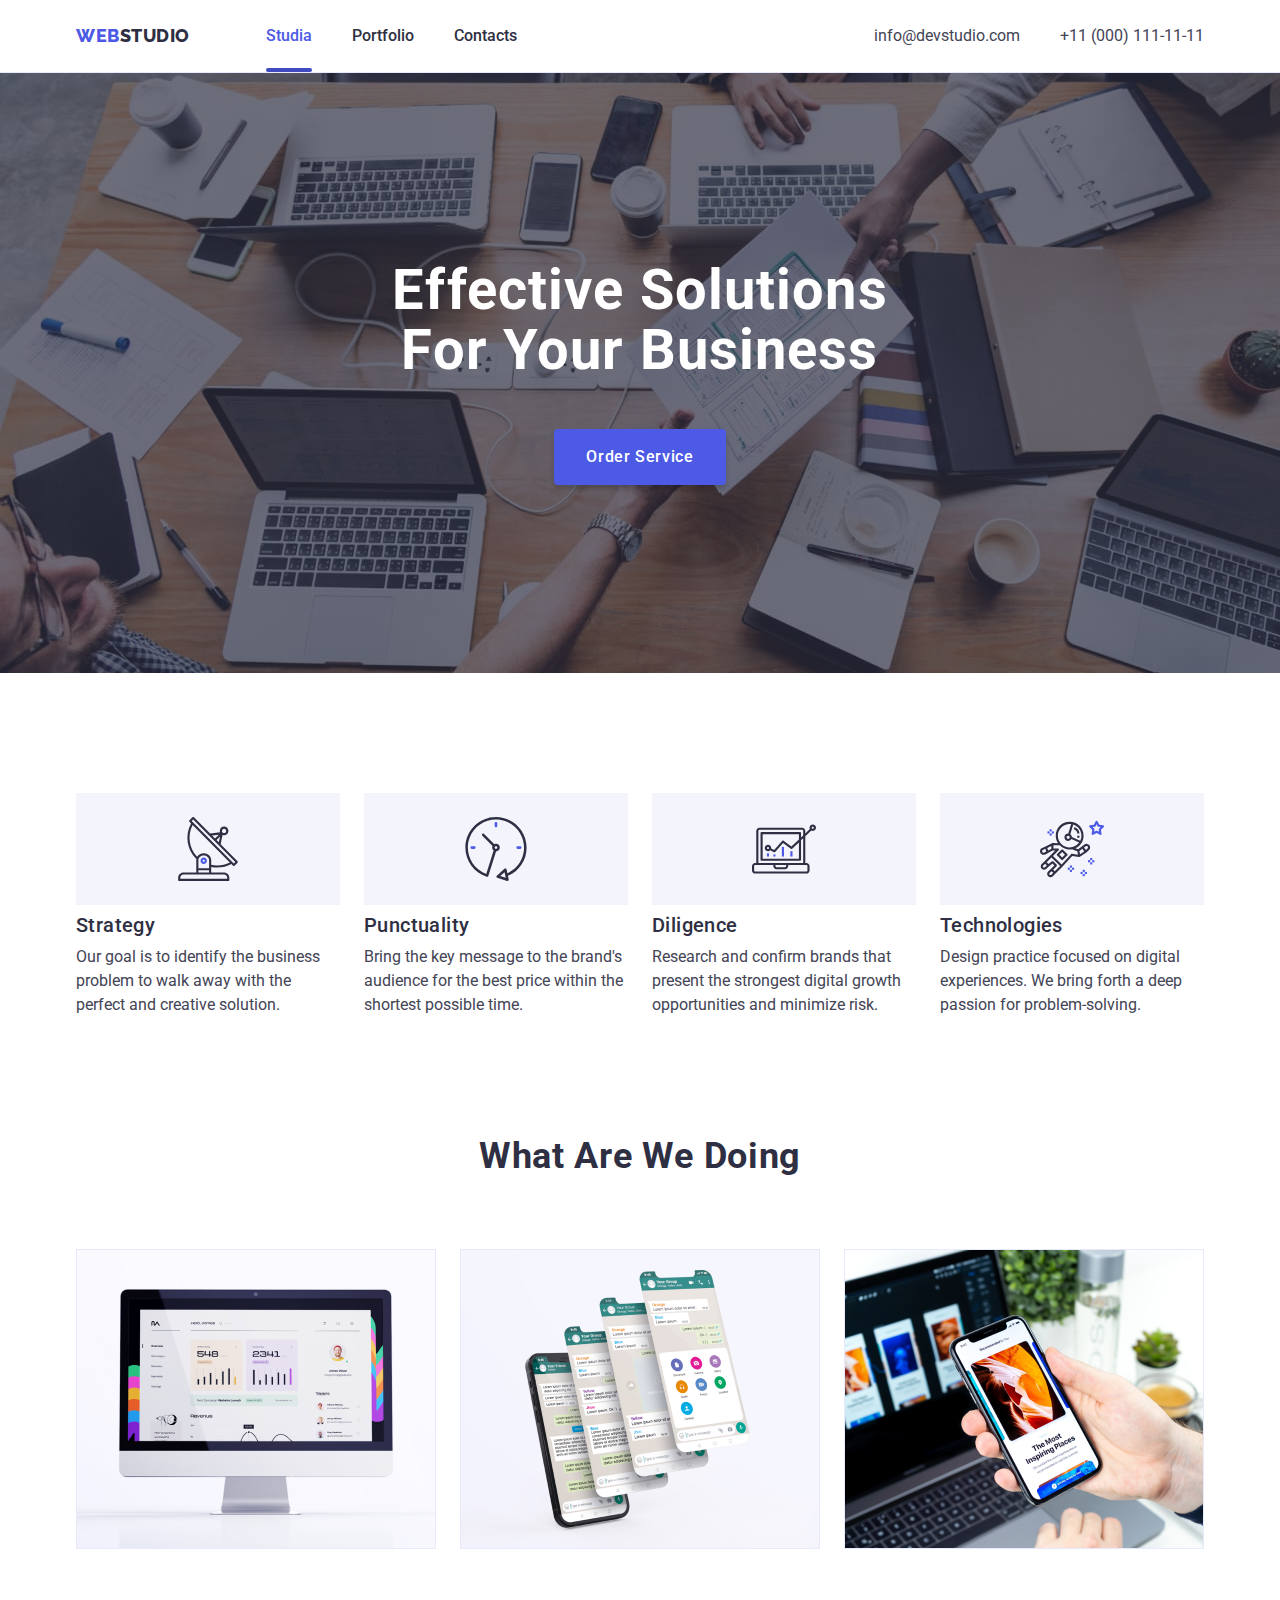
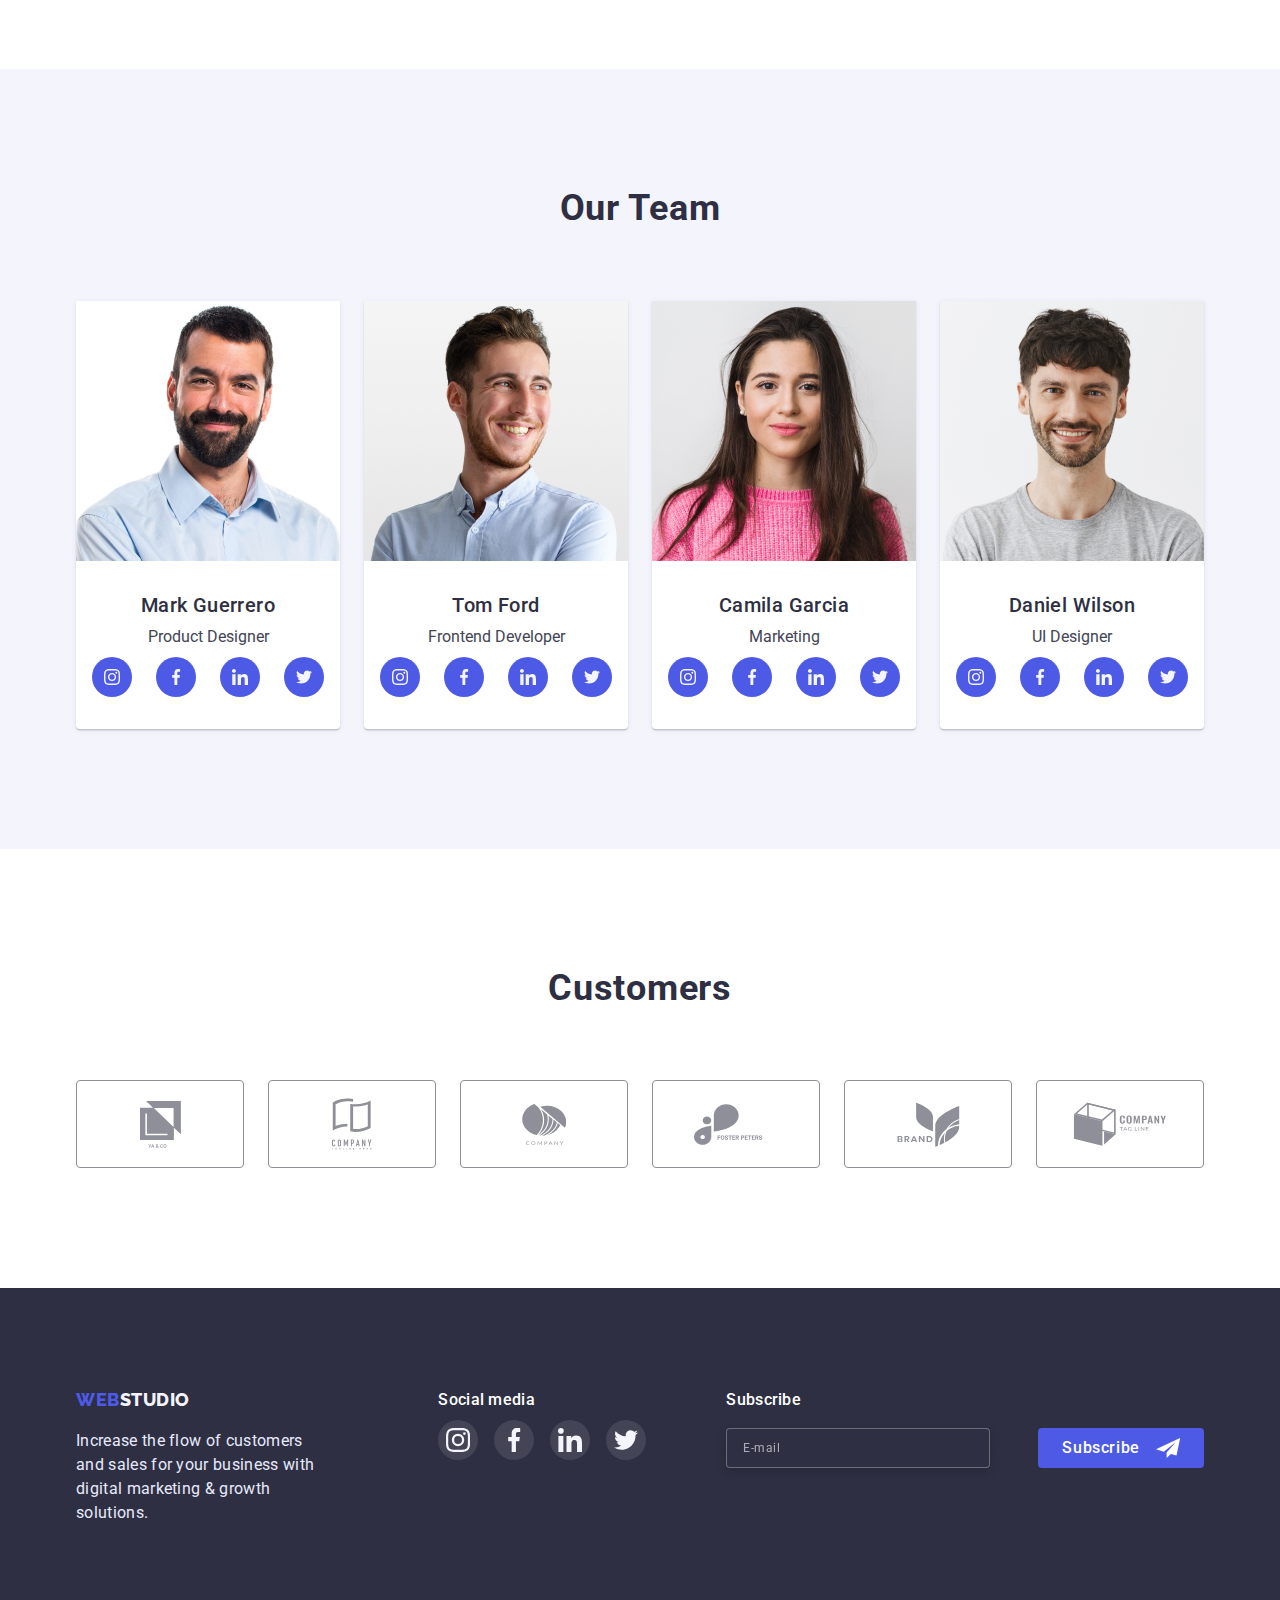
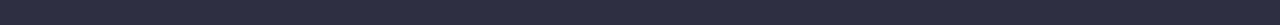
<file: index.html>
<!DOCTYPE html>
<html lang="en">
  <head>
    <meta charset="UTF-8" />
    <meta http-equiv="X-UA-Compatible" content="IE=edge" />
    <meta name="viewport" content="width=device-width, initial-scale=1.0" />
    <title>Document</title>
    <link
      href="https://fonts.googleapis.com/css2?family=Raleway:wght@800&family=Roboto:wght@400;500;700;900&display=swap"
      rel="stylesheet"
    />
    <link
      rel="stylesheet"
      href="https://cdnjs.cloudflare.com/ajax/libs/modern-normalize/1.1.0/modern-normalize.min.css"
    />
    <link rel="stylesheet" href="./main-css/main.css" />
  </head>
  <body>
    <!-- шапка -->
    <header>
      <div class="container box-main">
        <nav class="main-nav">
          <a href="index.html" class="logo"
            ><span class="web">web</span>studio</a
          >
          <ul class="first-nav">
            <li class="text">
              <a href="index.html" class="link curent">studia</a>
            </li>
            <li class="text">
              <a href="./portfolio.html" class="link">portfolio</a>
            </li>
            <li class="text"><a href="" class="link">contacts</a></li>
          </ul>
        </nav>
        <ul class="my-info">
          <li class="list">
            <a href="mailto:info@devstudio.com" class="link"
              >info@devstudio.com</a
            >
          </li>
          <li class="list">
            <a href="tel:+110001111111" class="link">+11 (000) 111-11-11</a>
          </li>
        </ul>
      </div>
    </header>
    <main>
      <!-- hero -->
      <section class="bc-fon">
        <div class="container">
          <h1 class="head-hero">effective solutions for your business</h1>
          <button type="button" class="btn-hero" data-modal-open>
            Order service
          </button>
        </div>
      </section>
      <!-- section about company -->
      <section class="section">
        <div class="container">
          <ul class="about-conpany">
            <li class="about icon-antenna">
              <h3 class="head">Strategy</h3>
              <p>
                Our goal is to identify the business problem to walk away with
                the perfect and creative solution.
              </p>
            </li>
            <li class="about icon-clock">
              <h3 class="head">Punctuality</h3>
              <p>
                Bring the key message to the brand's audience for the best price
                within the shortest possible time.
              </p>
            </li>
            <li class="about icon-diagram">
              <h3 class="head">Diligence</h3>
              <p>
                Research and confirm brands that present the strongest digital
                growth opportunities and minimize risk.
              </p>
            </li>
            <li class="about icon-astronaut">
              <h3 class="head">Technologies</h3>
              <p>
                Design practice focused on digital experiences. We bring forth a
                deep passion for problem-solving.
              </p>
            </li>
          </ul>
        </div>
      </section>
      <!-- What are we doing -->
      <section class="section section-mrt">
        <div class="container">
          <h2 class="head-doing">What are we doing</h2>
          <ul class="what-doing">
            <li class="foto">
              <img src="./images/static.jpg" alt="static" width="360" />
            </li>
            <li class="foto">
              <img src="./images/mobile.jpg" alt="mobile" width="360" />
            </li>
            <li class="foto">
              <img src="./images/laptop.jpg" alt="laptop" width="360" />
            </li>
          </ul>
        </div>
      </section>
      <!-- our team -->

      <section class="bc-team">
        <div class="container">
          <h2 class="team">Our Team</h2>
          <ul class="about-team">
            <li class="card">
              <img
                src="./images/mark.jpg"
                alt="mark"
                width="264"
                class="img-border"
              />
              <div class="group-elements">
                <h3 class="name">Mark Guerrero</h3>
                <p class="second-name">Product Designer</p>
                <ul class="group-icon">
                  <li>
                    <a class="icon-main" href="">
                      <svg class="icon-link">
                        <use
                          href="./images/icon/symbol-defs.svg#icon-instagram"
                        ></use>
                      </svg>
                    </a>
                  </li>
                  <li>
                    <a class="icon-main" href="">
                      <svg class="icon-link">
                        <use
                          href="./images/icon/symbol-defs.svg#icon-facebook"
                        ></use>
                      </svg>
                    </a>
                  </li>
                  <li>
                    <a class="icon-main" href="">
                      <svg class="icon-link">
                        <use
                          href="./images/icon/symbol-defs.svg#icon-linkedin"
                        ></use>
                      </svg>
                    </a>
                  </li>
                  <li>
                    <a class="icon-main" href="">
                      <svg class="icon-link">
                        <use
                          href="./images/icon/symbol-defs.svg#icon-twitter"
                        ></use>
                      </svg>
                    </a>
                  </li>
                </ul>
              </div>
            </li>
            <li class="card">
              <img
                src="./images/tom.jpg"
                alt="tom"
                width="264"
                class="img-border"
              />
              <div class="group-elements">
                <h3 class="name">Tom Ford</h3>
                <p class="second-name">Frontend Developer</p>
                <ul class="group-icon">
                  <li>
                    <a class="icon-main" href="">
                      <svg class="icon-link">
                        <use
                          href="./images/icon/symbol-defs.svg#icon-instagram"
                        ></use>
                      </svg>
                    </a>
                  </li>
                  <li>
                    <a class="icon-main" href="">
                      <svg class="icon-link">
                        <use
                          href="./images/icon/symbol-defs.svg#icon-facebook"
                        ></use>
                      </svg>
                    </a>
                  </li>
                  <li>
                    <a class="icon-main" href="">
                      <svg class="icon-link">
                        <use
                          href="./images/icon/symbol-defs.svg#icon-linkedin"
                        ></use>
                      </svg>
                    </a>
                  </li>
                  <li>
                    <a class="icon-main" href="">
                      <svg class="icon-link">
                        <use
                          href="./images/icon/symbol-defs.svg#icon-twitter"
                        ></use>
                      </svg>
                    </a>
                  </li>
                </ul>
              </div>
            </li>
            <li class="card">
              <img
                src="./images/camila.jpg"
                alt="camila"
                width="264"
                class="img-border"
              />
              <div class="group-elements">
                <h3 class="name">Camila Garcia</h3>
                <p class="second-name">Marketing</p>
                <ul class="group-icon">
                  <li>
                    <a class="icon-main" href="">
                      <svg class="icon-link">
                        <use
                          href="./images/icon/symbol-defs.svg#icon-instagram"
                        ></use>
                      </svg>
                    </a>
                  </li>
                  <li>
                    <a class="icon-main" href="">
                      <svg class="icon-link">
                        <use
                          href="./images/icon/symbol-defs.svg#icon-facebook"
                        ></use>
                      </svg>
                    </a>
                  </li>
                  <li>
                    <a class="icon-main" href="">
                      <svg class="icon-link">
                        <use
                          href="./images/icon/symbol-defs.svg#icon-linkedin"
                        ></use>
                      </svg>
                    </a>
                  </li>
                  <li>
                    <a class="icon-main" href="">
                      <svg class="icon-link">
                        <use
                          href="./images/icon/symbol-defs.svg#icon-twitter"
                        ></use>
                      </svg>
                    </a>
                  </li>
                </ul>
              </div>
            </li>
            <li class="card">
              <img
                src="./images/daniel.jpg"
                alt="daniel"
                width="264"
                class="img-border"
              />
              <div class="group-elements">
                <h3 class="name">Daniel Wilson</h3>
                <p class="second-name">UI Designer</p>
                <ul class="group-icon">
                  <li>
                    <a class="icon-main" href="">
                      <svg class="icon-link">
                        <use
                          href="./images/icon/symbol-defs.svg#icon-instagram"
                        ></use>
                      </svg>
                    </a>
                  </li>
                  <li>
                    <a class="icon-main" href="">
                      <svg class="icon-link">
                        <use
                          href="./images/icon/symbol-defs.svg#icon-facebook"
                        ></use>
                      </svg>
                    </a>
                  </li>
                  <li>
                    <a class="icon-main" href="">
                      <svg class="icon-link">
                        <use
                          href="./images/icon/symbol-defs.svg#icon-linkedin"
                        ></use>
                      </svg>
                    </a>
                  </li>
                  <li>
                    <a class="icon-main" href="">
                      <svg class="icon-link">
                        <use
                          href="./images/icon/symbol-defs.svg#icon-twitter"
                        ></use>
                      </svg>
                    </a>
                  </li>
                </ul>
              </div>
            </li>
          </ul>
        </div>
      </section>
      <!-- customers -->
      <section class="section">
        <div class="container">
          <h2 class="head-customer">Customers</h2>
          <ul class="customer">
            <li>
              <a class="bisnes-partner" href="">
                <svg class="brend" width="41" height="47">
                  <use href="./images/icon/symbol-defs.svg#icon-group"></use>
                </svg>
              </a>
            </li>
            <li>
              <a class="bisnes-partner" href="">
                <svg class="brend" width="40" height="52">
                  <use href="./images/icon/symbol-defs.svg#icon-group1"></use>
                </svg>
              </a>
            </li>
            <li>
              <a class="bisnes-partner" href="">
                <svg class="brend" width="44" height="41">
                  <use href="./images/icon/symbol-defs.svg#icon-group2"></use>
                </svg>
              </a>
            </li>
            <li>
              <a class="bisnes-partner" href="">
                <svg class="brend" width="84" height="41">
                  <use href="./images/icon/symbol-defs.svg#icon-group3"></use>
                </svg>
              </a>
            </li>
            <li>
              <a class="bisnes-partner" href="">
                <svg class="brend" width="63" height="45">
                  <use href="./images/icon/symbol-defs.svg#icon-group4"></use>
                </svg>
              </a>
            </li>
            <li>
              <a class="bisnes-partner" href="">
                <svg class="brend" width="94" height="44">
                  <use href="./images/icon/symbol-defs.svg#icon-group5"></use>
                </svg>
              </a>
            </li>
          </ul>
        </div>
      </section>
    </main>
    <!-- footer -->
    <footer class="footer">
      <div class="container flex-footer">
        <div>
          <a href="index.html" class="logo-footer"
            ><span class="web">web</span>studio</a
          >
          <p class="text-footer">
            Increase the flow of customers and sales for your business with
            digital marketing & growth solutions.
          </p>
        </div>
        <div class="footer-media">
          <p class="media">Social media</p>
          <ul class="footer-list">
            <li>
              <a class="footer-link" href="">
                <svg class="footer-icon">
                  <use
                    href="./images/icon/symbol-defs.svg#icon-instagram"
                  ></use>
                </svg>
              </a>
            </li>
            <li>
              <a class="footer-link" href="">
                <svg class="footer-icon">
                  <use href="./images/icon/symbol-defs.svg#icon-facebook"></use>
                </svg>
              </a>
            </li>
            <li>
              <a class="footer-link" href="">
                <svg class="footer-icon">
                  <use href="./images/icon/symbol-defs.svg#icon-linkedin"></use>
                </svg>
              </a>
            </li>
            <li>
              <a class="footer-link" href="">
                <svg class="footer-icon">
                  <use href="./images/icon/symbol-defs.svg#icon-twitter"></use>
                </svg>
              </a>
            </li>
          </ul>
        </div>
        <form class="footer-form">
          <label class="footer-form_text" for="footer-email">Subscribe</label>
          <div class="footer-email">
            <input
              class="footer-date"
              type="email"
              name="footer-email"
              id="footer-email"
              placeholder="E-mail"
            />
            <button class="btn-subscribe" type="submit">
              Subscribe
              <svg class="btn-subscribe_icon" width="24" height="24">
                <use
                  href="./images/icon/not-optimize/symbol-defs.svg#icon-send"
                ></use>
              </svg>
            </button>
          </div>
        </form>
      </div>
    </footer>
    <!-- modal window -->
    <!-- is-hidden -->
    <div class="backdrop-modal is-hidden" data-modal>
      <div class="modal-page">
        <button type="button" class="modal-close-btn" data-modal-close>
          <svg width="8" height="8">
            <use
              href="./images/icon/not-optimize/symbol-defs.svg#icon-close-btn"
            ></use>
          </svg>
        </button>
        <form class="form-box">
          <p class="head-form">Leave your contacts and we will call you back</p>
          <label class="label-box" for="name">
            <span class="head-date">name</span>
            <span class="icon-pos">
              <input class="input-date" type="text" name="name" id="name" />
              <svg class="icon-form" width="18" height="18">
                <use
                  href="./images/icon/not-optimize/symbol-defs.svg#icon-person"
                ></use>
              </svg>
            </span>
          </label>
          <label class="label-box" for="Phone">
            <span class="head-date">Phone</span>
            <span class="icon-pos">
              <input class="input-date" type="tel" name="tel" id="Phone" />
              <svg class="icon-form" width="18" height="18">
                <use
                  href="./images/icon/not-optimize/symbol-defs.svg#icon-phone"
                ></use>
              </svg>
            </span>
          </label>
          <label class="label-box" for="name">
            <span class="head-date">email</span>
            <span class="icon-pos">
              <input class="input-date" type="email" name="email" id="email" />
              <svg class="icon-form" width="18" height="18">
                <use
                  href="./images/icon/not-optimize/symbol-defs.svg#icon-email"
                ></use>
              </svg>
            </span>
          </label>
          <label for="coment"><span class="head-date">coment</span></label>
          <textarea
            class="coment"
            name="coment"
            id="coment"
            placeholder="Text input"
          ></textarea>
          <div class="conteiner-policy">
            <label class="check-policy">
              <input class="check-policy-input" type="checkbox" name="Policy" />
              <span class="check_box"></span>
              <span class="mr-check"
                >I accept the terms and conditions of the </span
              ><a href="">Privacy Policy</a></label
            >
          </div>
          <button class="btn-sub" type="submit">send</button>
        </form>
      </div>
    </div>
    <script src="./js/modal.js"></script>
  </body>
</html>
</file>
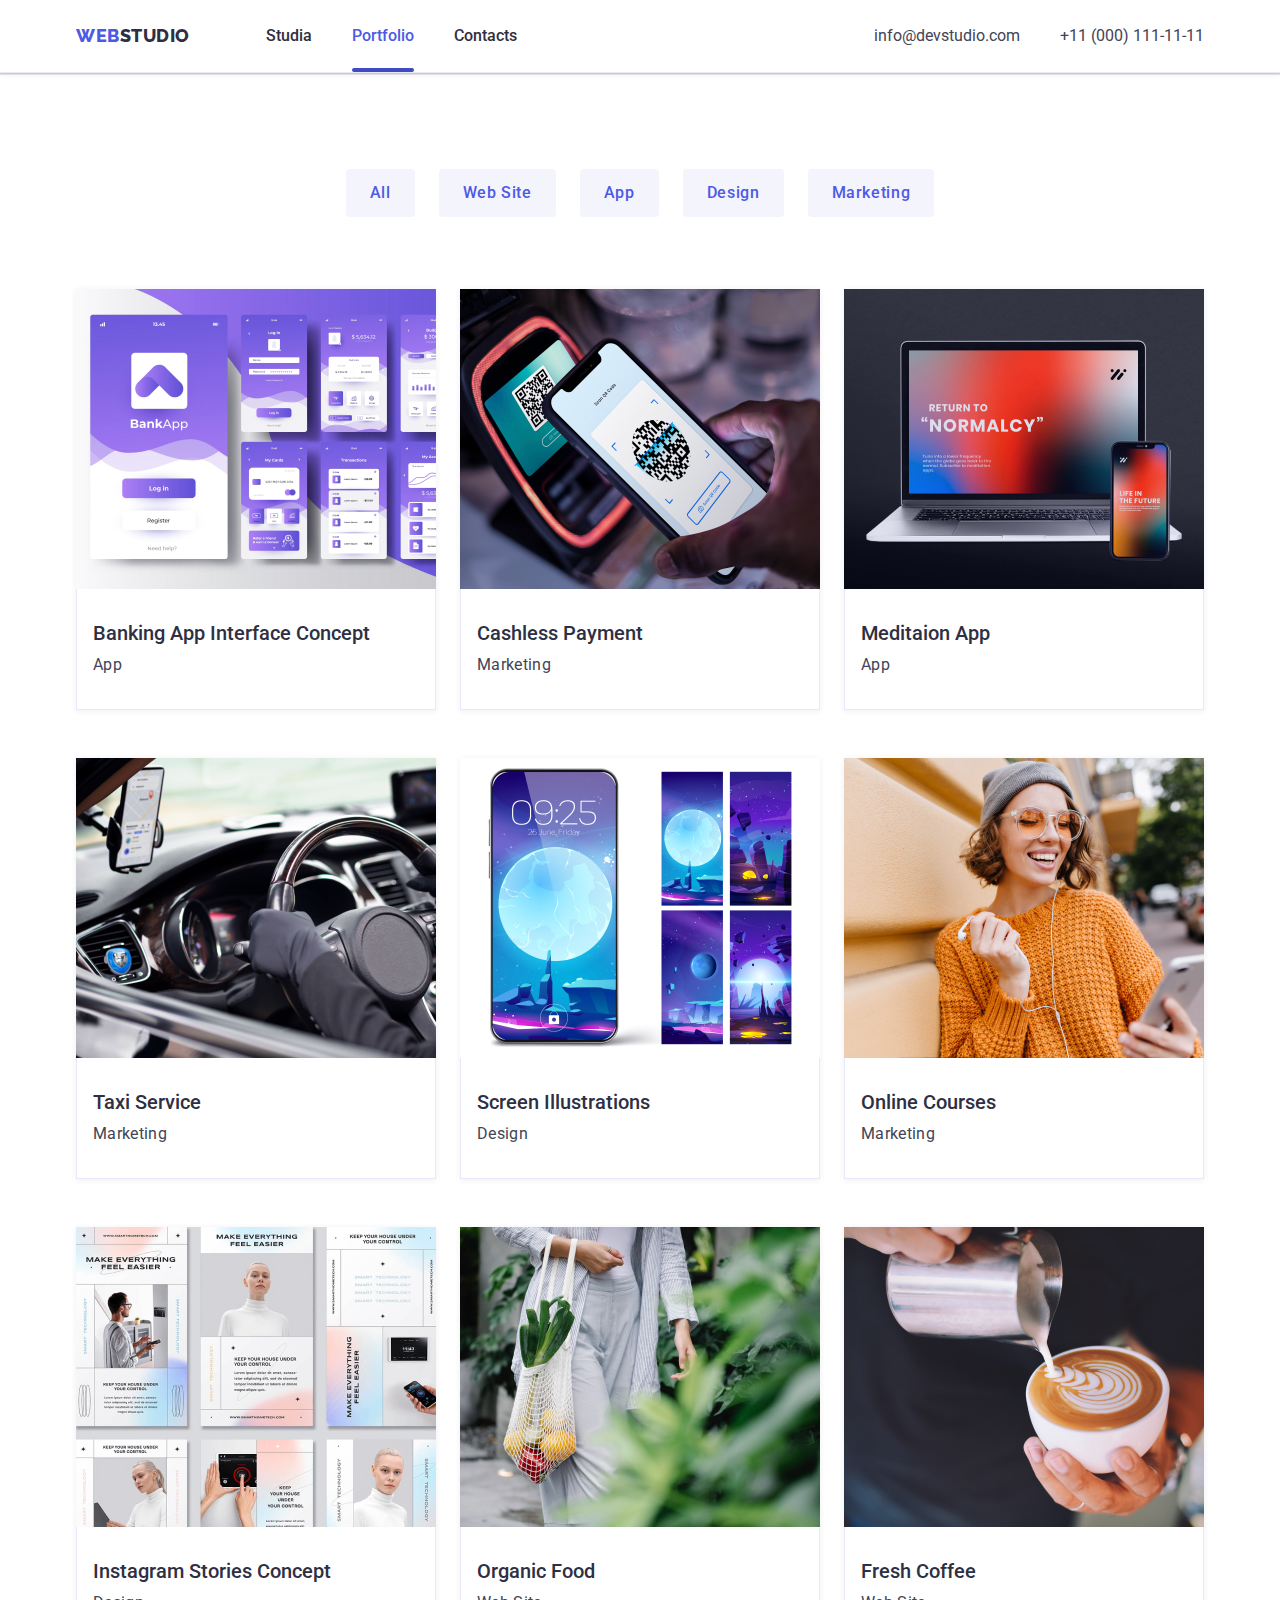
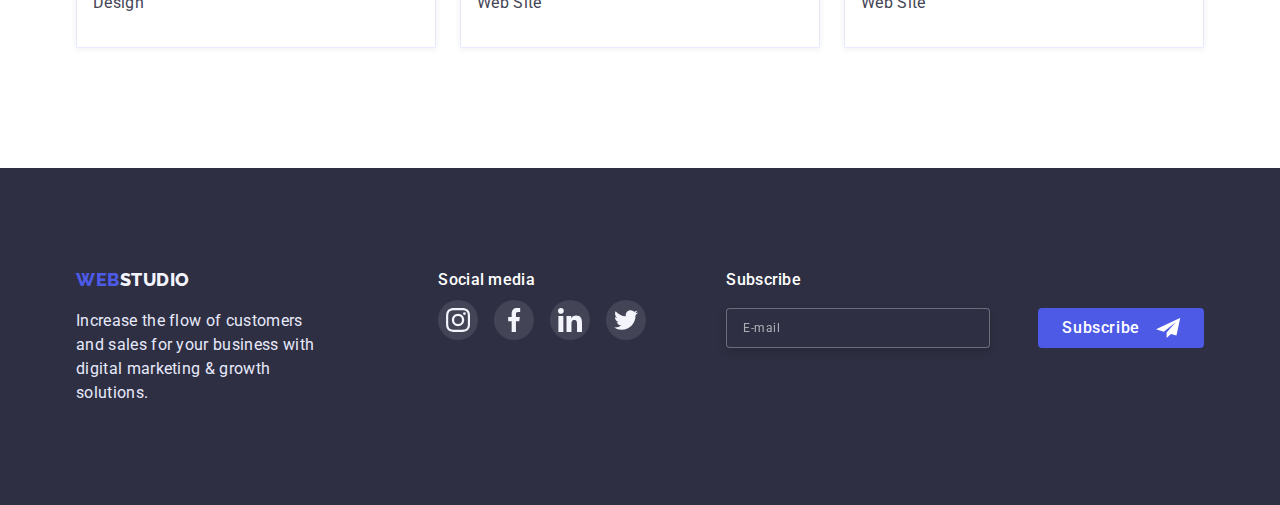
<file: portfolio.html>
<!DOCTYPE html>
<html lang="en">
  <head>
    <meta charset="UTF-8" />
    <meta http-equiv="X-UA-Compatible" content="IE=edge" />
    <meta name="viewport" content="width=device-width, initial-scale=1.0" />
    <title>Document</title>
    <link
      href="https://fonts.googleapis.com/css2?family=Raleway:wght@800&family=Roboto:wght@400;500;700;900&display=swap"
      rel="stylesheet"
    />
    <link
      rel="stylesheet"
      href="https://cdnjs.cloudflare.com/ajax/libs/modern-normalize/1.1.0/modern-normalize.min.css"
    />
    <link rel="stylesheet" href="./main-css/main.css" />
  </head>
  <body>
    <!-- шапка сайта -->
    <header>
      <div class="container box-main">
        <nav class="main-nav">
          <a href="index.html" class="logo"
            ><span class="web">web</span>studio</a
          >
          <ul class="first-nav">
            <li class="text"><a href="index.html" class="link">studia</a></li>
            <li class="text">
              <a href="./portfolio.html" class="link curent">portfolio</a>
            </li>
            <li class="text"><a href="" class="link">contacts</a></li>
          </ul>
        </nav>
        <ul class="my-info">
          <li class="list">
            <a href="mailto:info@devstudio.com" class="link"
              >info@devstudio.com</a
            >
          </li>
          <li class="list">
            <a href="tel:+110001111111" class="link">+11 (000) 111-11-11</a>
          </li>
        </ul>
      </div>
    </header>
    <main>
      <section class="footer-marging">
        <div class="container">
          <h1 class="not-visibilyti">скритий заголовок</h1>
          <ul class="nav-btn">
            <li class="btn">
              <button type="button" class="btn-menu">all</button>
            </li>
            <li class="btn">
              <button type="button" class="btn-menu">web site</button>
            </li>
            <li class="btn">
              <button type="button" class="btn-menu">App</button>
            </li>
            <li class="btn">
              <button type="button" class="btn-menu">Design</button>
            </li>
            <li class="btn">
              <button type="button" class="btn-menu">Marketing</button>
            </li>
          </ul>
          <ul class="header-portfolio">
            <li class="portfolio">
              <a href="" class="link-card">
                <img
                  src="./images/banking-app.jpg"
                  alt="banking-app-interface-concept"
                  width="360"
                />
                <div class="card-text">
                  <h3>Banking App Interface Concept</h3>
                  <p>app</p>
                </div>
              </a>
            </li>

            <li class="portfolio">
              <a href="" class="link-card">
                <div class="link-description">
                  <img
                    src="./images/cashless-payment.jpg"
                    alt="cashless-payment"
                    width="360"
                  />
                  <p class="card-description">
                    14 Stylish and User-Friendly App Design Concepts · Task
                    Manager App · Calorie Tracker App · Exotic Fruit Ecommerce
                    App · Cloud Storage App
                  </p>
                </div>
                <div class="card-text">
                  <h3>Cashless Payment</h3>
                  <p>Marketing</p>
                </div>
              </a>
            </li>

            <li class="portfolio">
              <a href="" class="link-card">
                <img
                  src="./images/meditaion-app.jpg"
                  alt="meditaion-app"
                  width="360"
                />
                <div class="card-text">
                  <h3>Meditaion App</h3>
                  <p>App</p>
                </div>
              </a>
            </li>
            <li class="portfolio">
              <a href="" class="link-card">
                <img
                  src="./images/taxi-service.jpg"
                  alt="taxi-service"
                  width="360"
                />
                <div class="card-text">
                  <h3>Taxi Service</h3>
                  <p>Marketing</p>
                </div>
              </a>
            </li>

            <li class="portfolio">
              <a href="" class="link-card">
                <img
                  src="./images/screen-illustrations.jpg"
                  alt="screen-illustrations"
                  width="360"
                />
                <div class="card-text">
                  <h3>Screen Illustrations</h3>
                  <p>Design</p>
                </div>
              </a>
            </li>
            <li class="portfolio">
              <a href="" class="link-card">
                <img
                  src="./images/online-courses.jpg"
                  alt="online-courses"
                  width="360"
                />
                <div class="card-text">
                  <h3>Online Courses</h3>
                  <p>Marketing</p>
                </div>
              </a>
            </li>
            <li class="portfolio">
              <a href="" class="link-card">
                <img
                  src="./images/instagram-stories-concept.jpg"
                  alt="instagram-stories-concept"
                  width="360"
                />
                <div class="card-text">
                  <h3>Instagram Stories Concept</h3>
                  <p>Design</p>
                </div>
              </a>
            </li>

            <li class="portfolio">
              <a href="" class="link-card">
                <img
                  src="./images/organic-food.jpg"
                  alt="organic-food"
                  width="360"
                />
                <div class="card-text">
                  <h3>Organic Food</h3>
                  <p>Web Site</p>
                </div>
              </a>
            </li>

            <li class="portfolio">
              <a href="" class="link-card">
                <img
                  src="./images/fresh-coffee.jpg"
                  alt="fresh-coffee"
                  width="360"
                />
                <div class="card-text">
                  <h3>Fresh Coffee</h3>
                  <p>Web Site</p>
                </div>
              </a>
            </li>
          </ul>
        </div>
      </section>
    </main>
    <!-- підвал сайта -->
    <footer class="footer">
      <div class="container flex-footer">
        <div>
          <a href="index.html" class="logo-footer"
            ><span class="web">web</span>studio</a
          >
          <p class="text-footer">
            Increase the flow of customers and sales for your business with
            digital marketing & growth solutions.
          </p>
        </div>
        <div class="footer-media">
          <p class="media">Social media</p>
          <ul class="footer-list">
            <li>
              <a class="footer-link" href="">
                <svg class="footer-icon">
                  <use
                    href="./images/icon/symbol-defs.svg#icon-instagram"
                  ></use>
                </svg>
              </a>
            </li>
            <li>
              <a class="footer-link" href="">
                <svg class="footer-icon">
                  <use href="./images/icon/symbol-defs.svg#icon-facebook"></use>
                </svg>
              </a>
            </li>
            <li>
              <a class="footer-link" href="">
                <svg class="footer-icon">
                  <use href="./images/icon/symbol-defs.svg#icon-linkedin"></use>
                </svg>
              </a>
            </li>
            <li>
              <a class="footer-link" href="">
                <svg class="footer-icon">
                  <use href="./images/icon/symbol-defs.svg#icon-twitter"></use>
                </svg>
              </a>
            </li>
          </ul>
        </div>
        <form class="footer-form">
          <label class="footer-form_text" for="footer-email">Subscribe</label>
          <div class="footer-email">
            <input
              class="footer-date"
              type="email"
              name="footer-email"
              id="footer-email"
              placeholder="E-mail"
            />
            <button class="btn-subscribe" type="submit">
              Subscribe
              <svg class="btn-subscribe_icon" width="24" height="24">
                <use
                  href="./images/icon/not-optimize/symbol-defs.svg#icon-send"
                ></use>
              </svg>
            </button>
          </div>
        </form>
      </div>
    </footer>
  </body>
</html>
</file>
<file: main-css/main.css>
:root {
  /* color for page */
  --color-for-body: #ffffff;
  --color-for-hedear: #2e2f42;
  --color-for-bc: #2e2f42;
  --color-for-hero-text: #ffffff;
  --color-for-tex-contact: #434455;
  --color-for-logo: #4d5ae5;
  --color-for-btn-text: #4d5ae5;
  --color-for-btn-secondary: #f4f4fd;
  --color-for-btn-text-hover: #4d5ae5;
  --color-for-btn-text-hero: #4d5ae5;
  --color-for-btn-hov-foc-hero: #404bbf;
  --color-for-footer-head: #f4f4fd;
  --color-for-footer-text: #e7e9fc;
  --color-for-border-costamers: #8e8f99;
  --color-for-footer-icon-bc: rgba(255, 255, 255, 0.1);
  --color-for-footer-icon-hover: #31d0aa;
  --color-for-btn-close: #000000;

  /* fonts */
  --logo-font: Raleway, sans-serif;
  --text-font: Roboto, sans-serif;
  /* size between card*/
  --card-between-gab: 24px;
  --card-between-gab-bottom: 48px;
  /* time animation */
  --animetion-transition: 250ms cubic-bezier(0.4, 0, 0.2, 1);
}
/* global border box */

*,
*::before,
*::after {
  box-sizing: border-box;
}
/*  */
body {
  background-color: var(--color-for-body);
  color: var(--color-for-tex-contact);
  font-family: var(--text-font);
  font-size: 16px;
  line-height: 1.5;
}
/* reset standart style */
h1,
h2,
h3,
h4,
h5,
h6,
p {
  margin: 0;
}
img {
  display: block;
  max-width: 100%;
  height: auto;
}
button {
  display: block;
  cursor: pointer;
  border: none;
  border-radius: 4px;
}
ul,
ol {
  list-style: none;
  padding-left: 0;
  margin: 0;
}
a {
  text-decoration: none;
}
.container {
  width: 1158px;
  padding: 0 15px;
  margin: 0 auto;
}
/* header */
header {
  border-bottom: 1px solid var(--color-for-footer-text);
  box-shadow: 0px 2px 1px rgba(46, 47, 66, 0.08),
    0px 1px 1px rgba(46, 47, 66, 0.16), 0px 1px 6px rgba(46, 47, 66, 0.08);
}
.logo {
  font-family: var(--logo-font);
  font-weight: 800;
  font-size: 18px;
  line-height: 1.33;
  letter-spacing: 0.03em;
  text-transform: uppercase;
  color: var(--color-for-hedear);
  transition: color var(--animetion-transition);
}
.web {
  color: var(--color-for-logo);
}
.logo:hover,
.logo:focus {
  color: var(--color-for-btn-text-hover);
}
.text > .link {
  font-family: var(--text-font);
  font-weight: 500;
  font-size: 16px;
  line-height: 1.5;
  text-transform: capitalize;
  color: var(--color-for-hedear);
  transition: color var(--animetion-transition);
}
.text > .link:hover,
.text > .link:focus {
  color: var(--color-for-btn-text-hover);
}
.list > .link {
  color: var(--color-for-tex-contact);
  transition: color var(--animetion-transition);
}
.list > .link:hover,
.list > .link:focus {
  color: var(--color-for-btn-text-hover);
}
.box-main {
  display: flex;
  align-items: center;
}
.main-nav {
  display: flex;
  align-items: center;
}
.first-nav {
  display: flex;
  margin-left: 76px;
}
.my-info {
  display: flex;
  margin-left: auto;
}
.text {
  position: relative;
  padding-top: 24px;
  padding-bottom: 24px;
  cursor: pointer;
}
.text + .text {
  margin-left: 40px;
}
.list + .list {
  margin-left: 40px;
}
/* hero section */

.bc-fon {
  max-width: 1440px;
  height: 600px;
  margin-left: auto;
  margin-right: auto;
  background-color: var(--color-for-bc);
  background-image: linear-gradient(
      to right,
      rgba(46, 47, 66, 0.7),
      rgba(46, 47, 66, 0.7)
    ),
    url(../images/Fon-for-hero/people-office\ .jpg);
  background-size: cover;
  background-repeat: no-repeat;
  padding-top: 188px;
  padding-bottom: 188px;
  text-align: center;
}

.head-hero {
  margin: 0 auto;
  text-transform: capitalize;
  max-width: 498px;
  font-family: var(--text-font);
  font-weight: 700;
  font-size: 56px;
  line-height: 1.07;
  text-align: center;
  letter-spacing: 0.02em;
  color: #ffffff;
}
.btn-hero {
  display: inline;
  padding: 16px 32px;
  margin-top: 48px;

  font-weight: 500;
  font-size: 16px;
  line-height: 1.5;
  letter-spacing: 0.04em;
  text-transform: capitalize;
  background: var(--color-for-btn-text);
  color: var(--color-for-body);
  box-shadow: 0px 4px 4px rgba(0, 0, 0, 0.15);
  border-radius: 4px;
  transition: background-color var(--animetion-transition);
}
.btn-hero:hover,
.btn-hero:focus {
  background-color: var(--color-for-btn-hov-foc-hero);
}
/* section about company */
.section {
  padding-top: 120px;
  padding-bottom: 120px;
}
.section-mrt {
  padding-top: 0;
}
.about-conpany {
  display: flex;
  margin-left: calc(-1 * var(--card-between-gab));
}
.about {
  width: calc(100% / 4 - var(--card-between-gab));
  margin-left: var(--card-between-gab);
}
.about > .head {
  margin-bottom: 8px;

  font-weight: 500;
  font-size: 20px;
  line-height: 1.2;
  color: var(--color-for-hedear);
  letter-spacing: 0.02em;
}
.about::before {
  margin-bottom: 8px;
  background-color: var(--color-for-footer-head);
  height: 112px;
  background-repeat: no-repeat;
  background-position: center;
}
.icon-antenna::before {
  display: block;
  content: "";
  background-image: url(../images/icon/not-optimize/antenna.svg);
}
.icon-clock::before {
  display: block;
  content: "";
  background-image: url(../images/icon/not-optimize/clock\ 1.svg);
}
.icon-diagram::before {
  display: block;
  content: "";
  background-image: url(../images/icon/not-optimize/diagram\ 1.svg);
}
.icon-astronaut::before {
  display: block;
  content: "";
  background-image: url(../images/icon/not-optimize/astronaut\ 1.svg);
}
/* online page */
.text > .curent {
  display: flex;
  flex-direction: column;
  color: var(--color-for-logo);
}
.text > .curent::after {
  position: absolute;
  bottom: 0;
  left: 0;
  content: "";
  width: 100%;
  height: 4px;
  background: var(--color-for-btn-hov-foc-hero);
  border-radius: 2px;
}
/* What are we doing */
.head-doing {
  text-align: center;
  text-transform: capitalize;
  font-weight: 700;
  font-size: 36px;
  line-height: 1.1;
  letter-spacing: 0.02em;
  color: var(--color-for-hedear);
}
/* flex сітка довільна */
.what-doing {
  display: flex;
  flex-wrap: wrap;
  margin-left: calc(-1 * var(--card-between-gab));
  margin-top: 72px;
}
.what-doing > .foto {
  flex-basis: calc(100% / 3 - var(--card-between-gab));
  margin-left: var(--card-between-gab);
}
/* section team */
.bc-team {
  background-color: var(--color-for-btn-secondary);
  text-align: center;
  padding-top: 120px;
  padding-bottom: 120px;
}
.team {
  font-weight: 700;
  font-size: 36px;
  line-height: 1.11;
  text-align: center;
  letter-spacing: 0.02em;
  text-transform: capitalize;
  color: var(--color-for-hedear);
}
.about-team {
  display: flex;
  flex-wrap: wrap;
  margin-left: calc(-1 * var(--card-between-gab));
  margin-top: 72px;
}
.about-team > .card {
  flex-basis: calc(100% / 4 - var(--card-between-gab));
  margin-left: var(--card-between-gab);
  background: var(--color-for-body);
  box-shadow: 0px 1px 6px rgba(46, 47, 66, 0.08),
    0px 1px 1px rgba(46, 47, 66, 0.16), 0px 2px 1px rgba(46, 47, 66, 0.08);
  border-radius: 0px 0px 4px 4px;
}
.group-elements {
  padding-top: 32px;
  padding-bottom: 32px;
}
.name {
  margin-bottom: 8px;
  font-weight: 500;
  font-size: 20px;
  line-height: 1.2;
  letter-spacing: 0.02em;
  color: var(--color-for-hedear);
}

/* footer */
.footer {
  background-color: var(--color-for-bc);
  padding-top: 100px;
  padding-bottom: 100px;
}

.logo-footer {
  color: var(--color-for-footer-head);
  font-family: var(--logo-font);
  font-weight: 800;
  font-size: 18px;
  line-height: 1.33;
  letter-spacing: 0.03em;
  text-transform: uppercase;
}
.logo-footer:hover,
.logo-footer:focus {
  color: var(--color-for-btn-text-hover);
}
.text-footer {
  max-width: 264px;
  margin-top: 16px;
  font-size: 16px;
  line-height: 1.5;
  letter-spacing: 0.02em;
  color: var(--color-for-footer-text);
}
/* скрити елемент */
.not-visibilyti {
  position: absolute;
  width: 1px;
  height: 1px;
  margin: -1px;
  border: 0;
  padding: 0;

  white-space: nowrap;
  clip-path: inset(100%);
  clip: rect(0 0 0 0);
  overflow: hidden;
}
/* menu btn */
.nav-btn {
  display: flex;
  justify-content: center;
}
.btn + .btn {
  margin-left: var(--card-between-gab);
}
.btn-menu {
  font-weight: 500;
  font-size: 16px;
  line-height: 1.5;
  letter-spacing: 0.04em;
  color: var(--color-for-btn-text-hero);
  background-color: var(--color-for-footer-head);
  text-transform: capitalize;

  padding: 12px 24px;
  transition: color var(--animetion-transition),
    background-color var(--animetion-transition),
    box-shadow var(--animetion-transition);
}
.btn-menu:hover,
.btn-menu:focus {
  color: var(--color-for-btn-secondary);
  background-color: var(--color-for-btn-text-hover);
  box-shadow: 0px 3px 1px rgba(0, 0, 0, 0.1), 0px 2px 1px rgba(0, 0, 0, 0.08),
    0px 2px 2px rgba(0, 0, 0, 0.12);
  border-radius: 4px;
}

/* main info page */
.header-portfolio {
  margin-top: 72px;
  display: flex;
  flex-wrap: wrap;
  margin-left: calc(-1 * var(--card-between-gab));
  margin-bottom: calc(-1 * var(--card-between-gab-bottom));
}
.portfolio {
  width: calc(100% / 3 - var(--card-between-gab));
  margin-left: var(--card-between-gab);
  margin-bottom: var(--card-between-gab-bottom);
  text-transform: capitalize;
}
.card-text {
  border: 1px solid #e7e9fc;
  border-top: 0;
  padding-top: 32px;
  padding-bottom: 32px;
  padding-left: 16px;
}
.card-text > h3 {
  font-weight: 500;
  font-size: 20px;
  line-height: 1.2;
  color: var(--color-for-bc);
  margin-bottom: 8px;
}
.link-card {
  display: block;
  box-shadow: 0px 1px 6px rgba(46, 47, 66, 0.08);
  transition: box-shadow var(--animetion-transition);
}
.card-text > p {
  font-size: 16px;
  line-height: 1.5;
  letter-spacing: 0.02em;
  color: var(--color-for-tex-contact);
}
/* картка опис з overflow */
.link-description {
  position: relative;
  display: block;
  overflow: hidden;
}
.card-description {
  position: absolute;
  top: 0;
  left: 0;
  width: 100%;
  height: 100%;
  transform: translate(0%, 100%);

  padding: 40px 32px 0 32px;

  background-color: var(--color-for-btn-text-hover);
  font-size: 16px;
  line-height: 1.5;
  letter-spacing: 0.02em;
  color: var(--color-for-btn-secondary);
  transition: transform var(--animetion-transition);
}

/*  */
.link-card:hover .card-description,
.link-card:focus .card-description {
  transform: translate(0%, 0%);
}
.link-card:hover,
.link-card:focus {
  box-shadow: 0px 1px 6px rgba(46, 47, 66, 0.08),
    0px 1px 1px rgba(46, 47, 66, 0.16), 0px 2px 1px rgba(46, 47, 66, 0.08);
}

.footer-marging {
  padding-top: 96px;
  padding-bottom: 120px;
}
/* icon for link section my team */
.group-icon {
  display: flex;
  justify-content: center;
  margin-top: 8px;
  gap: 24px;
}
.icon-main {
  display: block;
  border: none;
  height: 40px;
  fill: var(--color-for-footer-head);
  border-radius: 50%;
  background-color: var(--color-for-logo);
  transition: background-color var(--animetion-transition);
}
.icon-link {
  margin: 12px;
  width: 16px;
  height: 16px;
}
.icon-main:hover,
.icon-main:focus {
  background-color: var(--color-for-btn-hov-foc-hero);
}
/* section costomers */
.head-customer {
  font-weight: 700;
  font-size: 36px;
  line-height: 1.11;
  text-align: center;
  letter-spacing: 0.02em;
  text-transform: capitalize;

  color: var(--color-for-bc);
}
.customer {
  display: flex;
  text-align: center;
  padding: 0px;
  margin-top: 72px;
  gap: 24px;
}
.bisnes-partner {
  display: flex;
  align-items: center;
  justify-content: center;
  width: 168px;
  height: 88px;
  color: var(--color-for-border-costamers);
  border: 1px solid var(--color-for-border-costamers);
  border-radius: 4px;
  transition: color var(--animetion-transition),
    border var(--animetion-transition);
}
.brend {
  fill: currentColor;
}
.bisnes-partner:hover,
.bisnes-partner:focus {
  color: var(--color-for-btn-hov-foc-hero);
  border: 1px solid var(--color-for-btn-hov-foc-hero);
}

/* footer icon */
.flex-footer {
  display: flex;
}
.footer-media {
  margin-left: 120px;
}
.footer-media > .media {
  font-weight: 500;
  font-size: 16px;
  line-height: 1.5;
  letter-spacing: 0.02em;
  color: var(--color-for-body);
}
.footer-list {
  display: flex;
  margin-top: 8px;
  gap: 16px;
}
.footer-link {
  display: block;
  padding: 0;
  border: none;
  width: 40px;
  height: 40px;
  fill: var(--color-for-footer-head);
  border-radius: 50%;
  background-color: var(--color-for-footer-icon-bc);
  transition: background-color var(--animetion-transition);
}
.footer-icon {
  margin: 8px;
  width: 24px;
  height: 24px;
}
.footer-link:hover,
.footer-link:focus {
  background-color: var(--color-for-footer-icon-hover);
}
/* modal page */
.backdrop-modal {
  position: fixed;
  z-index: 100;
  top: 0;
  left: 0;
  width: 100%;
  height: 100%;
  background-color: rgba(46, 47, 66, 0.4);
  opacity: 1;
  transition: visibility var(--animetion-transition),
    opacity var(--animetion-transition);
}
.modal-page {
  position: absolute;
  top: 50%;
  left: 50%;
  width: 408px;
  height: 576px;
  transform: translate(-50%, -50%);
  background-color: var(--color-for-body);
}
.backdrop-modal.is-hidden {
  visibility: hidden;
  opacity: 0;
  pointer-events: none;
}
.modal-close-btn {
  position: absolute;
  top: var(--card-between-gab);
  right: var(--card-between-gab);
  border-radius: 50%;
  fill: var(--color-for-btn-close);
  background-color: var(--color-for-footer-text);
  display: flex;
  justify-content: center;
  align-items: center;
  padding: 0;
  width: 24px;
  height: 24px;

  transition: background-color var(--animetion-transition) fill
    var(--animetion-transition);
}
.modal-close-btn:hover,
.modal-close-btn:focus {
  background-color: var(--color-for-btn-hov-foc-hero);
  fill: var(--color-for-body);
}
/* modal form */
.form-box {
  display: flex;
  flex-flow: column;
  padding: 72px 24px 0 24px;
}
.head-form {
  margin-bottom: 16px;

  font-weight: 500;
  font-size: 16px;
  line-height: 1.5;

  text-align: center;
  letter-spacing: 0.02em;
  color: #2e2f42;
}
.head-date {
  margin-bottom: 4px;
  text-transform: capitalize;
  font-size: 12px;
  line-height: 1.33;
  letter-spacing: 0.04em;
  color: #8e8f99;
}
.coment {
  font-size: 12px;
  line-height: 1.33;
  letter-spacing: 0.04em;
  color: #000000;

  padding-top: 8px;
  padding-left: 16px;
  height: 120px;
  border: 1px solid rgba(33, 33, 33, 0.2);
  border-radius: 4px;
  resize: none;
}
.coment:focus {
  outline: none;
  border: 1px solid #4d5ae5;
  border-radius: 4px;
}
.label-box {
  display: flex;
  flex-flow: column;
}
.icon-pos {
  position: relative;
  display: block;
}
.icon-form {
  position: absolute;
  left: 0;
  top: 0;
  transform: translate(50%, 50%);
  transition: fill var(--animetion-transition);
}
.input-date {
  outline: none;
  width: 100%;
  height: 40px;
  margin-bottom: 8px;
  padding-left: 40px;
  border: 1px solid rgba(33, 33, 33, 0.2);
  border-radius: 4px;
  transition: border var(--animetion-transition);
}
.input-date:focus {
  border: 1px solid #4d5ae5;
  border-radius: 4px;
}
.input-date:focus + .icon-form {
  fill: #4d5ae5;
}
/* check */
.conteiner-policy {
  display: flex;
  margin-top: 16px;
}
.check-policy {
  padding-left: 16px;
  font-size: 12px;
  line-height: 1.33;
  letter-spacing: 0.04em;
  color: #757575;
}
.check-policy-input {
  position: absolute;
  -webkit-appearance: none;
  -moz-appearance: none;
  appearance: none;
}
.check_box {
  position: absolute;
  width: 16px;
  height: 16px;
  margin-left: -16px;
  padding-right: 10px;
  background-image: url(../images/icon/chek-off.svg);
  transition: background-image var(--animetion-transition);
}

.check-policy-input:checked + .check_box {
  background-image: url(../images/icon/chek-on.svg);
}
.check-policy > a {
  text-decoration-line: underline;
  color: #4d5ae5;
}
.mr-check {
  margin-left: 8px;
}
.btn-sub {
  min-width: 169px;
  margin-top: 24px;
  margin-left: auto;
  margin-right: auto;
  padding: 16px 32px;

  background: #4d5ae5;
  box-shadow: 0px 4px 4px rgba(0, 0, 0, 0.15);
  border-radius: 4px;

  font-weight: 500;
  font-size: 16px;
  line-height: 1.5;
  letter-spacing: 0.04em;
  color: #ffffff;

  transition: background-color var(--animetion-transition);
}
.btn-sub:hover,
.btn-sub:focus {
  background-color: var(--color-for-btn-hov-foc-hero);
}

/* form-footer */
.footer-form {
  margin-left: 80px;
}
.footer-form_text {
  display: block;
  margin-bottom: 16px;
  font-weight: 500;
  font-size: 16px;
  line-height: 1.5;
  letter-spacing: 0.02em;
  color: #ffffff;
}
.footer-email {
  display: flex;
  align-items: center;
}
.footer-date {
  outline: none;
  font-size: 12px;
  line-height: 2;
  letter-spacing: 0.04em;
  color: rgba(255, 255, 255, 0.6);

  padding: 8px 0 8px 16px;
  margin-right: 48px;
  width: 264px;
  height: 40px;
  background: #2e2f42;

  border: 1px solid rgba(255, 255, 255, 0.3);
  filter: drop-shadow(0px 4px 4px rgba(0, 0, 0, 0.15));
  border-radius: 4px;
}
.footer-date::placeholder {
  font-size: 12px;
  line-height: 2;
  letter-spacing: 0.04em;
  color: rgba(255, 255, 255, 0.6);
}
.btn-subscribe {
  position: relative;
  min-width: 165px;
  font-weight: 500;
  font-size: 16px;
  line-height: 1.5;

  padding: 8px 24px;
  padding-right: 64px;
  background-color: #4d5ae5;
  border-radius: 4px;
  fill: #ffffff;
  letter-spacing: 0.04em;

  color: #ffffff;
  transition: background-color var(--animetion-transition);
}
.btn-subscribe:hover,
.btn-subscribe:focus {
  background-color: var(--color-for-btn-hov-foc-hero);
}
.btn-subscribe_icon {
  position: absolute;

  right: 24px;
}
</file>
